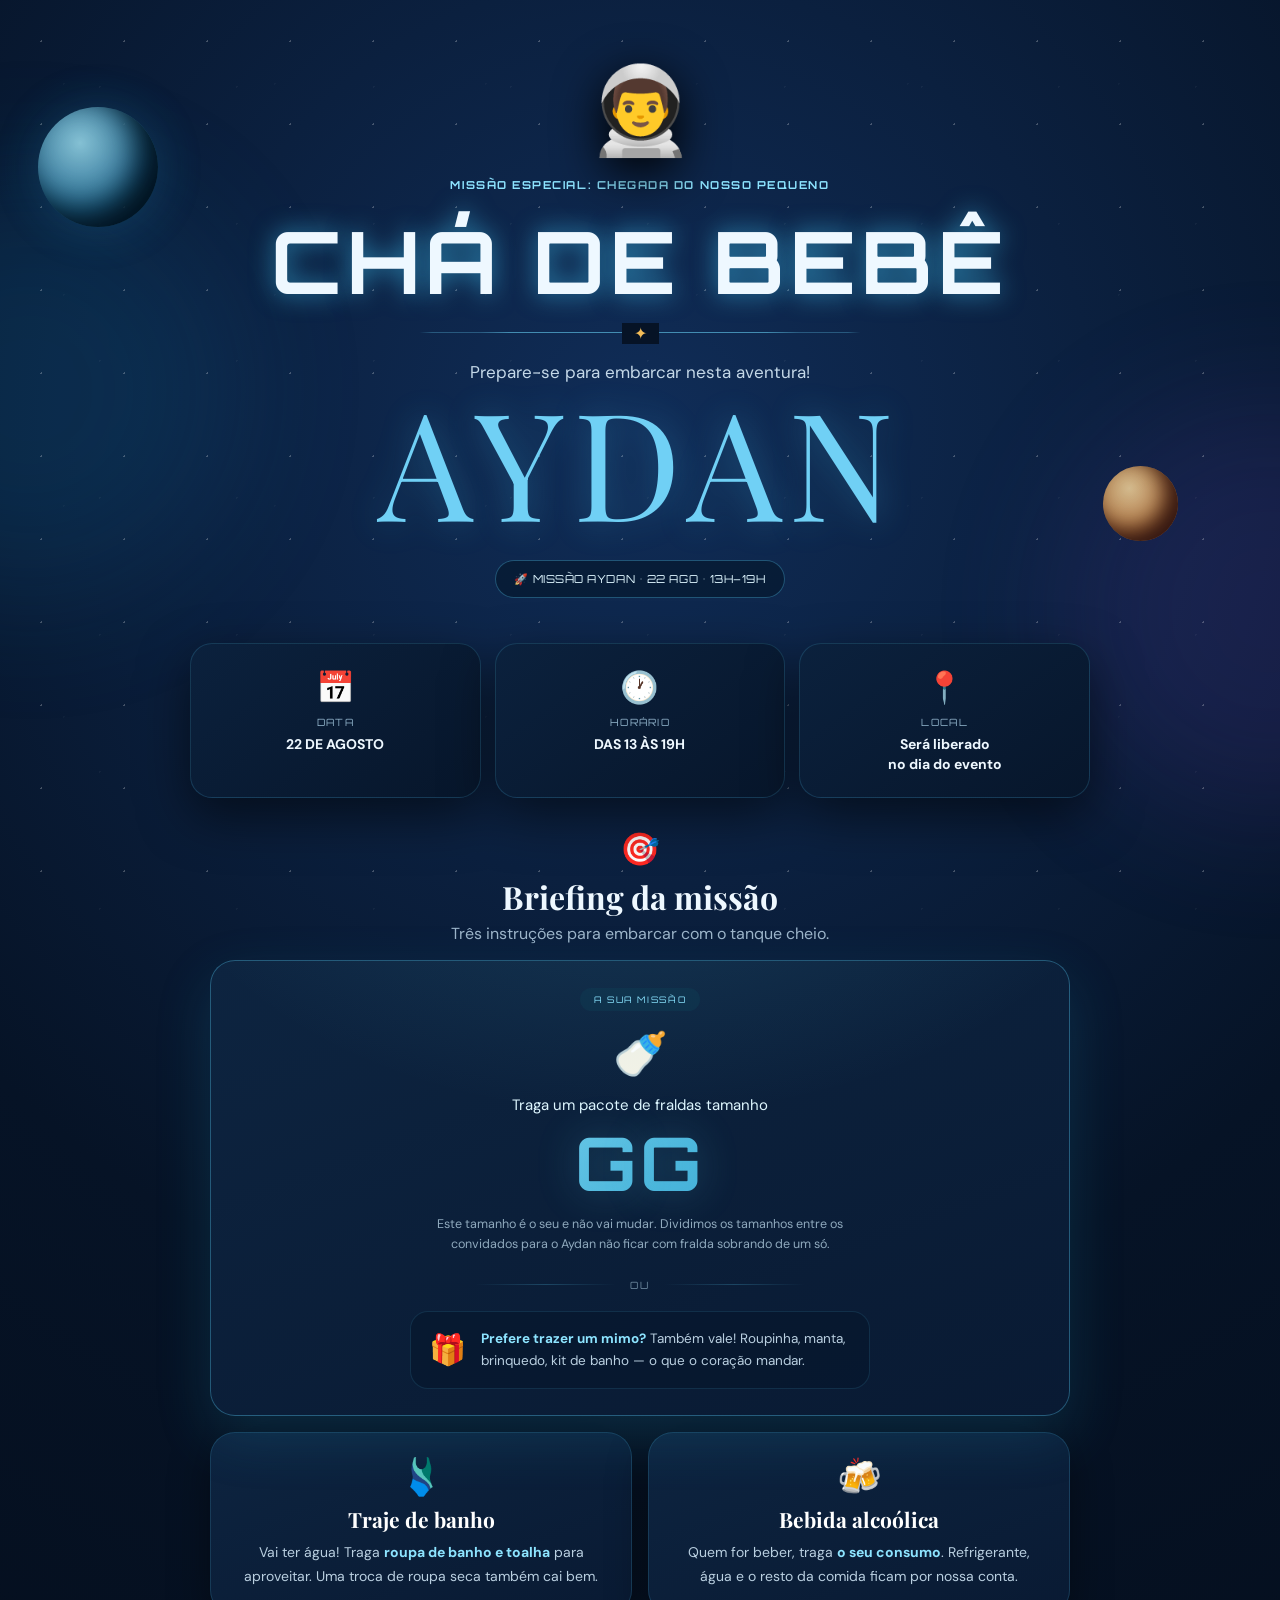
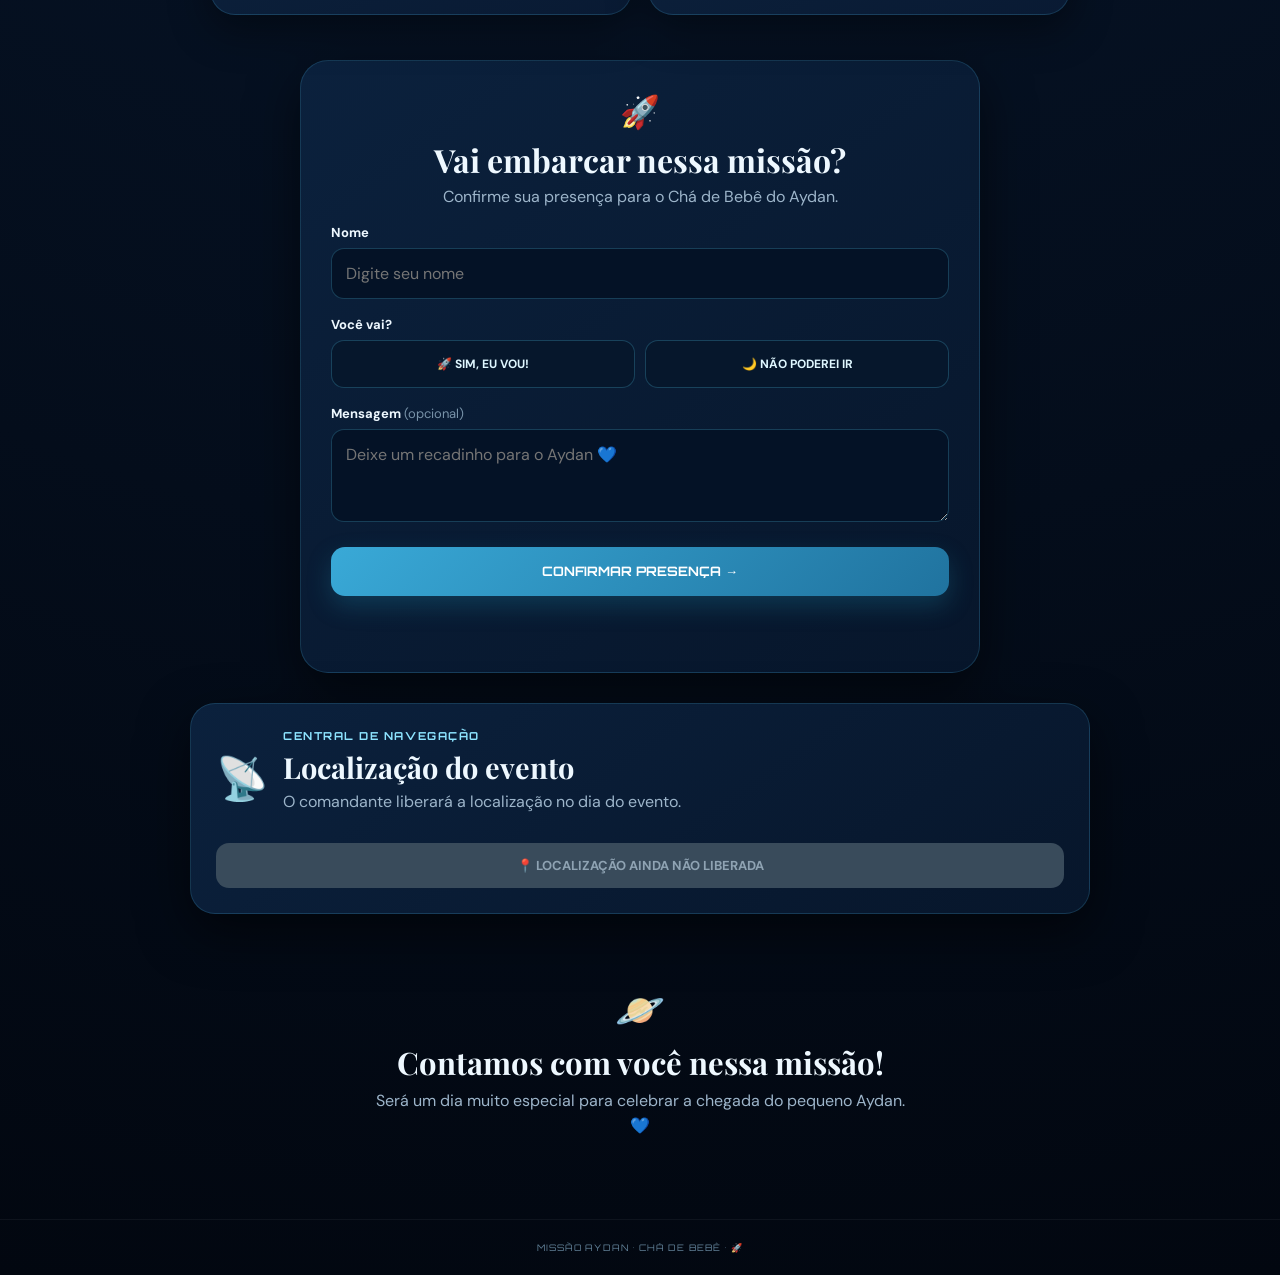
<file: index.html>
<!DOCTYPE html>
<html lang="pt-BR">
<head>
<meta charset="UTF-8">
<meta name="viewport" content="width=device-width,initial-scale=1">
<meta name="theme-color" content="#07152f">
<title>Chá de Bebê do Aydan 🚀</title>
<link rel="preconnect" href="https://fonts.googleapis.com">
<link rel="preconnect" href="https://fonts.gstatic.com" crossorigin>
<link href="https://fonts.googleapis.com/css2?family=DM+Sans:wght@400;500;600;700&family=Orbitron:wght@500;700&family=Playfair+Display:wght@600;700&display=swap" rel="stylesheet">
<link rel="stylesheet" href="styles.css">
</head>
<body>
<div class="stars"></div><div class="nebula n1"></div><div class="nebula n2"></div>

<header class="hero">
  <div class="planet planet-a"></div><div class="planet planet-b"></div>
  <div class="hero-inner">
    <div class="astronaut">👨‍🚀</div>
    <p class="eyebrow">MISSÃO ESPECIAL: CHEGADA DO NOSSO PEQUENO</p>
    <h1>CHÁ DE BEBÊ</h1>
    <div class="orbit-line"><span>✦</span></div>
    <p class="subtitle">Prepare-se para embarcar nesta aventura!</p>
    <div class="baby-name">AYDAN</div>
    <div class="mission-badge">🚀 MISSÃO AYDAN • 22 AGO • 13H–19H</div>
  </div>
</header>

<main>
<section class="info-section">
  <div class="info-card"><div class="info-icon">📅</div><small>DATA</small><strong>22 DE AGOSTO</strong></div>
  <div class="info-card"><div class="info-icon">🕐</div><small>HORÁRIO</small><strong>DAS 13 ÀS 19H</strong></div>
  <div class="info-card"><div class="info-icon">📍</div><small>LOCAL</small><strong id="infoLocal">Será liberado<br>no dia do evento</strong></div>
</section>

<section class="briefing">
  <div class="section-head">
    <div class="rocket">🎯</div>
    <h2>Briefing da missão</h2>
    <p>Três instruções para embarcar com o tanque cheio.</p>
  </div>

  <div class="mission-card diaper-card">
    <div class="mission-tag">A SUA MISSÃO</div>
    <div class="diaper-emoji">🍼</div>
    <p class="diaper-lead">Traga um pacote de fraldas tamanho</p>
    <div class="diaper-size" id="diaperSize">—</div>
    <p class="diaper-note" id="diaperNote">Este tamanho é o seu e não vai mudar. Dividimos os tamanhos entre os convidados para o Aydan não ficar com fralda sobrando de um só.</p>

    <div class="or-divider"><span>OU</span></div>

    <div class="gift-option">
      <div class="gift-emoji">🎁</div>
      <p><b>Prefere trazer um mimo?</b> Também vale! Roupinha, manta, brinquedo, kit de banho — o que o coração mandar.</p>
    </div>
  </div>

  <div class="mission-grid">
    <div class="mission-card">
      <div class="mission-icon">🩱</div>
      <h3>Traje de banho</h3>
      <p>Vai ter água! Traga <b>roupa de banho e toalha</b> para aproveitar. Uma troca de roupa seca também cai bem.</p>
    </div>
    <div class="mission-card">
      <div class="mission-icon">🍻</div>
      <h3>Bebida alcoólica</h3>
      <p>Quem for beber, traga <b>o seu consumo</b>. Refrigerante, água e o resto da comida ficam por nossa conta.</p>
    </div>
  </div>
</section>

<section class="panel" id="confirmar">
  <div class="section-head">
    <div class="rocket">🚀</div>
    <h2>Vai embarcar nessa missão?</h2>
    <p>Confirme sua presença para o Chá de Bebê do Aydan.</p>
  </div>

  <form id="rsvpForm">
    <label for="name">Nome</label>
    <input id="name" required placeholder="Digite seu nome">

    <label>Você vai?</label>
    <div class="choices">
      <label class="choice"><input type="radio" name="attending" value="sim" required><span>🚀 SIM, EU VOU!</span></label>
      <label class="choice"><input type="radio" name="attending" value="nao"><span>🌙 NÃO PODEREI IR</span></label>
    </div>

    <div id="guestsWrap">
      <label for="guests">Quantas pessoas irão?</label>
      <select id="guests">
        <option value="1">1 pessoa</option><option value="2">2 pessoas</option>
        <option value="3">3 pessoas</option><option value="4">4 pessoas</option>
        <option value="5">5 pessoas</option><option value="6">6 pessoas</option>
      </select>
    </div>

    <label for="message">Mensagem <span>(opcional)</span></label>
    <textarea id="message" rows="3" placeholder="Deixe um recadinho para o Aydan 💙"></textarea>

    <button id="submitBtn" type="submit">CONFIRMAR PRESENÇA <b>→</b></button>
    <p id="status"></p>
  </form>
</section>

<section class="location" id="localizacao">
  <div class="location-box">
    <div class="map-orbit">📡</div>
    <div>
      <div class="mini-label">CENTRAL DE NAVEGAÇÃO</div>
      <h2>Localização do evento</h2>
      <p id="locationText">O comandante liberará a localização no dia do evento.</p>
      <p id="locationAddress" class="location-address" hidden></p>
    </div>

    <div id="autoOpen" class="auto-open" hidden>
      <span id="autoOpenText"></span>
      <button type="button" id="autoOpenCancel" class="link-btn">cancelar</button>
    </div>

    <div class="location-actions" id="locationActions" hidden>
      <a id="mapButton" class="location-btn primary" href="#" target="_blank" rel="noopener">🗺️ VER LOCALIZAÇÃO NO MAPA</a>
    </div>

    <div id="locationLocked" class="location-btn disabled">📍 LOCALIZAÇÃO AINDA NÃO LIBERADA</div>
  </div>
</section>

<section class="final">
  <div class="planet-icon">🪐</div>
  <h2>Contamos com você nessa missão!</h2>
  <p>Será um dia muito especial para celebrar a chegada do pequeno Aydan. 💙</p>
</section>
</main>

<footer>MISSÃO AYDAN • CHÁ DE BEBÊ • 🚀</footer>
<script src="script.js"></script>
</body>
</html>
</file>
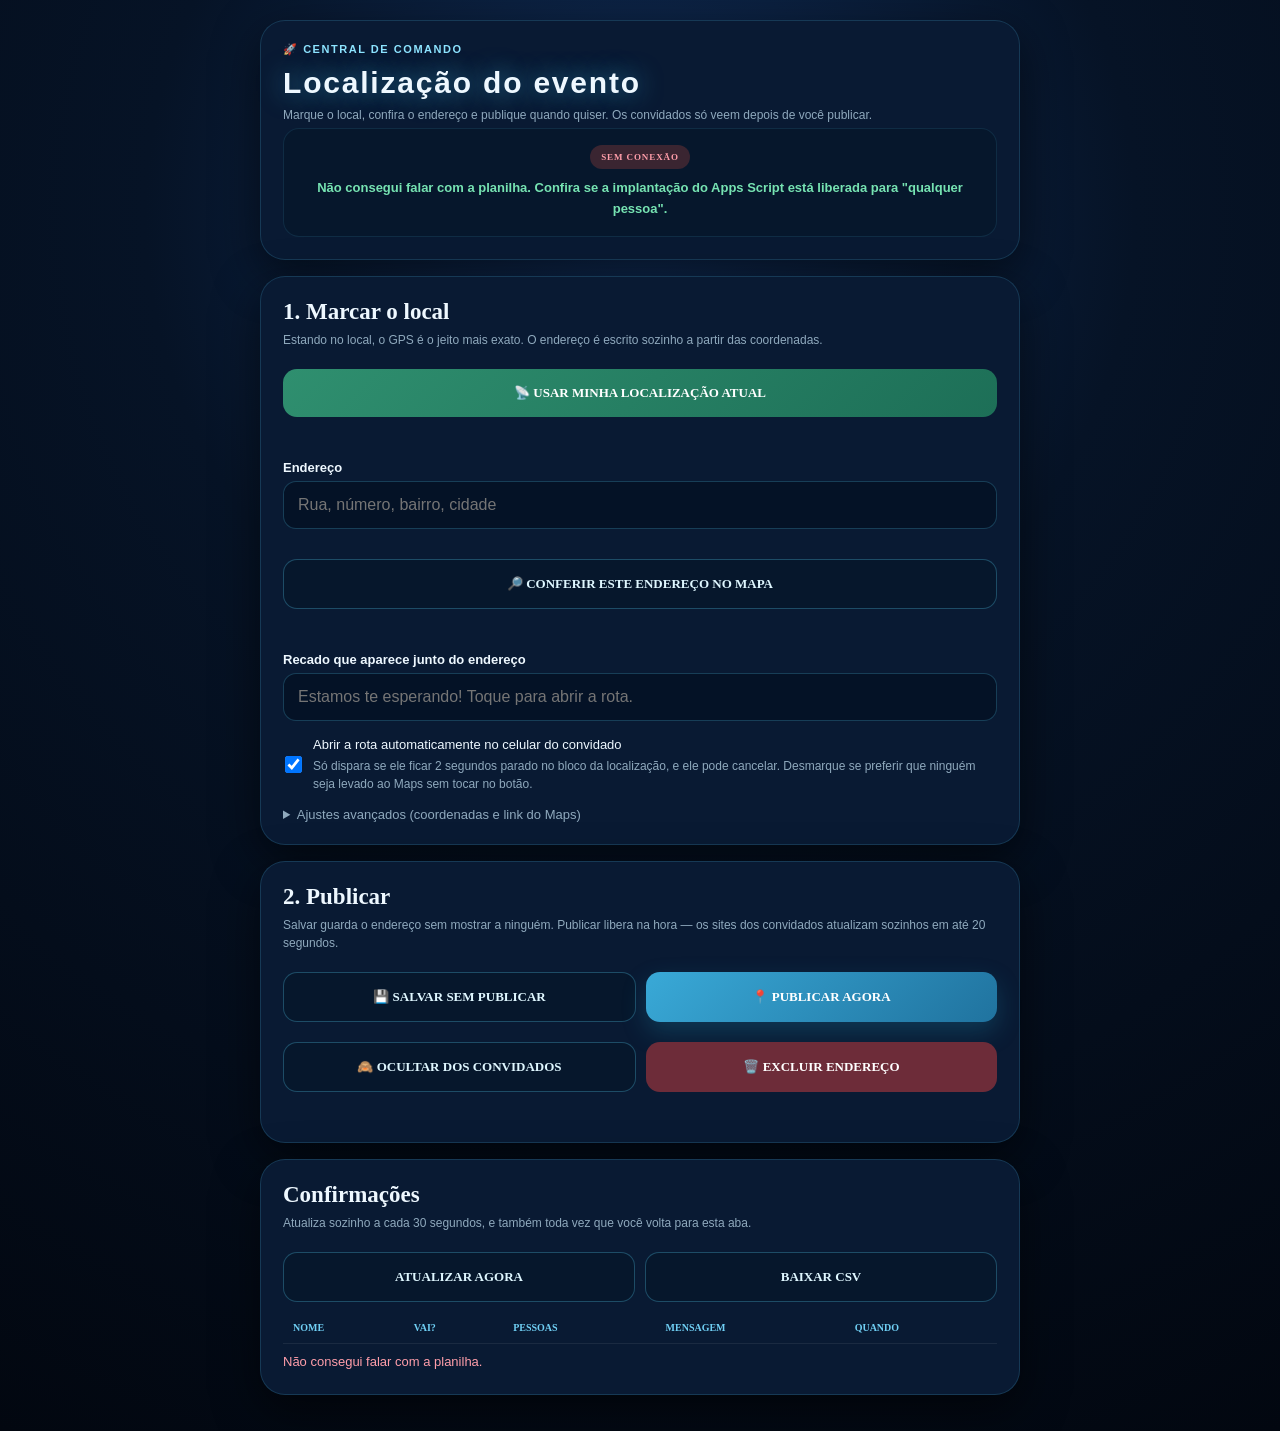
<file: admin.html>
<!DOCTYPE html>
<html lang="pt-BR">
<head>
<meta charset="UTF-8"><meta name="viewport" content="width=device-width,initial-scale=1">
<meta name="robots" content="noindex,nofollow">
<title>Painel — Missão Aydan</title>
<link rel="stylesheet" href="styles.css">
<style>
body{padding:20px}
.admin{max-width:760px;margin:auto}
.admin-card{background:#091a33;border:1px solid #4bb6dc33;border-radius:25px;padding:22px;margin-bottom:16px;box-shadow:0 15px 45px #0008}
.admin h1{font-size:30px;margin:10px 0 4px}
.admin h2{font-family:"Playfair Display",serif;font-size:23px;margin:0 0 4px}
.hint{color:#8fa9bd;font-size:12px;margin:6px 0 0;line-height:1.5}
.field{margin-top:15px}
.field label{display:block;font-weight:700;font-size:13px;margin-bottom:6px}
.row{display:flex;gap:10px;flex-wrap:wrap}.row>*{flex:1;min-width:150px}
.msg{min-height:20px;font-size:13px;color:#71e2b0;margin:8px 0 0;line-height:1.5}
.msg.err{color:#ff9eaa}.msg.wait{color:#8fa9bd}
button.ghost{background:#06172c;border:1px solid #4bb6dc55;box-shadow:none;color:#dff7ff}
button.gps{background:linear-gradient(135deg,#2f8f6f,#1d6f57);box-shadow:none}
button.danger{background:#6d2c39;box-shadow:none}
.switch{display:flex;align-items:center;gap:10px;margin-top:15px;font-size:13px;line-height:1.4}
.switch input{width:auto;flex:0 0 auto;transform:scale(1.3)}
.status{margin-top:4px;background:#06172c;border:1px solid #4bb6dc22;border-radius:16px;padding:16px;font-size:13px;line-height:1.6}
.status a{color:#8de4ff;word-break:break-all}
.tag{display:inline-block;font-family:Orbitron;font-size:9px;letter-spacing:.1em;padding:5px 11px;border-radius:99px;margin-bottom:9px}
.tag.on{background:#0d3b2c;color:#71e2b0}.tag.off{background:#3a2531;color:#ff9eaa}
.accuracy{display:inline-block;margin-top:8px;font-size:11px;font-family:Orbitron;letter-spacing:.08em;padding:5px 10px;border-radius:99px;background:#06172c;color:#8de4ff}
.stat{display:inline-block;padding:12px 16px;border-radius:14px;background:#06172c;margin:5px 5px 0 0;font-size:12px}
.stat b{font-size:22px;color:#70d0f5;display:block}
.table-wrap{overflow:auto;margin-top:10px}
table{width:100%;border-collapse:collapse;min-width:560px}
th,td{padding:10px;border-bottom:1px solid #ffffff12;text-align:left;font-size:13px}
th{color:#70d0f5;font-family:Orbitron;font-size:10px}
.yes{color:#71e2b0}.no{color:#ff9eaa}
details{margin-top:14px}summary{cursor:pointer;color:#8fa9bd;font-size:13px}
</style></head>
<body>
<div class="admin">

  <div class="admin-card" id="avisoVersao" hidden style="border-color:#ff9eaa66;background:#2a1520">
    <h2 style="color:#ff9eaa">⚠️ O código da planilha está desatualizado</h2>
    <p class="hint">Este painel precisa da versão 3 do backend. Na sua planilha, abra
    <b>Extensões → Apps Script</b>, apague o código antigo, cole o arquivo
    <b>google-apps-script.gs</b> novo, salve e faça
    <b>Implantar → Gerenciar implantações → lápis → Versão: Nova → Implantar</b>.
    Enquanto isso não for feito, salvar e publicar não vão funcionar.</p>
    <p class="hint" id="versaoDetectada"></p>
  </div>

  <div class="admin-card">
    <div class="mini-label">🚀 CENTRAL DE COMANDO</div>
    <h1>Localização do evento</h1>
    <p class="hint">Marque o local, confira o endereço e publique quando quiser. Os convidados só veem depois de você publicar.</p>
    <div class="status" id="status"><span class="tag off">CARREGANDO…</span><div>Consultando a planilha…</div></div>
  </div>

  <div class="admin-card">
    <h2>1. Marcar o local</h2>
    <p class="hint">Estando no local, o GPS é o jeito mais exato. O endereço é escrito sozinho a partir das coordenadas.</p>

    <button class="gps" onclick="pegarGps()">📡 USAR MINHA LOCALIZAÇÃO ATUAL</button>
    <p id="gpsMsg" class="msg"></p>

    <div class="field">
      <label for="endereco">Endereço</label>
      <input id="endereco" placeholder="Rua, número, bairro, cidade">
      <div class="row" style="margin-top:10px">
        <button class="ghost" onclick="buscarEndereco()">🔎 CONFERIR ESTE ENDEREÇO NO MAPA</button>
      </div>
      <p id="endMsg" class="msg"></p>
    </div>

    <div class="field">
      <label for="mensagem">Recado que aparece junto do endereço</label>
      <input id="mensagem" placeholder="Estamos te esperando! Toque para abrir a rota.">
    </div>

    <div class="switch">
      <input type="checkbox" id="abrirAutomatico" checked>
      <label for="abrirAutomatico" style="margin:0">Abrir a rota automaticamente no celular do convidado
      <span class="hint" style="display:block;margin-top:3px">Só dispara se ele ficar 2 segundos parado no bloco da localização, e ele pode cancelar. Desmarque se preferir que ninguém seja levado ao Maps sem tocar no botão.</span></label>
    </div>

    <details>
      <summary>Ajustes avançados (coordenadas e link do Maps)</summary>
      <div class="row">
        <div class="field"><label for="lat">Latitude</label><input id="lat" placeholder="-23.550520"></div>
        <div class="field"><label for="lng">Longitude</label><input id="lng" placeholder="-46.633308"></div>
      </div>
      <div class="field">
        <label for="link">Link do Maps ou coordenadas coladas</label>
        <input id="link" placeholder='https://maps.app.goo.gl/...  ou  23°39&apos;40.9"S 46°23&apos;48.3"W'>
        <p class="hint">Aceita link do Google Maps, coordenadas decimais (-23.661361, -46.396750) e o formato
        com graus, minutos e segundos — a conversão é feita aqui e os campos acima são preenchidos.</p>
      </div>
      <button class="ghost" onclick="enderecoDasCoordenadas()">🔎 BUSCAR O ENDEREÇO DESTAS COORDENADAS</button>
      <p id="coordMsg" class="msg"></p>
    </details>
  </div>

  <div class="admin-card">
    <h2>2. Publicar</h2>
    <p class="hint">Salvar guarda o endereço sem mostrar a ninguém. Publicar libera na hora — os sites dos convidados atualizam sozinhos em até 20 segundos.</p>
    <div class="row">
      <button class="ghost" onclick="salvar(false)">💾 SALVAR SEM PUBLICAR</button>
      <button onclick="salvar(true)">📍 PUBLICAR AGORA</button>
    </div>
    <div class="row" style="margin-top:0">
      <button class="ghost" onclick="ocultar()">🙈 OCULTAR DOS CONVIDADOS</button>
      <button class="danger" onclick="excluir()">🗑️ EXCLUIR ENDEREÇO</button>
    </div>
    <p id="acaoMsg" class="msg"></p>
  </div>

  <div class="admin-card">
    <h2>Confirmações</h2>
    <p class="hint">Atualiza sozinho a cada 30 segundos, e também toda vez que você volta para esta aba.</p>
    <div class="row">
      <button class="ghost" onclick="carregarLista()">ATUALIZAR AGORA</button>
      <button class="ghost" onclick="baixarCsv()">BAIXAR CSV</button>
    </div>
    <div id="stats"></div>
    <div class="table-wrap"><table>
      <thead><tr><th>NOME</th><th>VAI?</th><th>PESSOAS</th><th>MENSAGEM</th><th>QUANDO</th></tr></thead>
      <tbody id="tbody"></tbody>
    </table></div>
    <p id="listMsg" class="msg"></p>
  </div>
</div>

<script>
/* URL /exec do Google Apps Script */
const API_URL = "https://script.google.com/macros/s/AKfycbxLoO96uzau5hLFmKQmmaCrulP3N5sWPHTAdOWWxvtP7T9XXKA5sQEO8Bw2r1GASLwh/exec";

const el = id => document.getElementById(id);
let ultimaLista = [];

/* --------------------------- rede ---------------------------- */
async function chamar(payload){
  try{
    const r = await fetch(API_URL, {
      method:"POST",
      headers:{"Content-Type":"text/plain;charset=utf-8"},
      body: JSON.stringify(payload)
    });
    return await r.json();
  }catch(e){
    const qs = new URLSearchParams();
    Object.keys(payload).forEach(k => qs.append(k, payload[k] == null ? "" : payload[k]));
    const r = await fetch(API_URL + "?" + qs.toString());
    return await r.json();
  }
}

/* ---------------------------- GPS ---------------------------- */
/* Fica ouvindo o sensor por alguns segundos e guarda a leitura mais precisa. */
function pegarGps(){
  const m = el("gpsMsg");
  if(!navigator.geolocation){
    m.className="msg err"; m.textContent="Este navegador não dá acesso ao GPS. Digite o endereço abaixo.";
    return;
  }
  m.className="msg wait"; m.textContent="Procurando satélites… fique parado por alguns segundos.";

  let melhor = null;
  const id = navigator.geolocation.watchPosition(p => {
    if(!melhor || p.coords.accuracy < melhor.coords.accuracy) melhor = p;
    m.textContent = "Precisão atual: cerca de " + Math.round(melhor.coords.accuracy) + " m. Refinando…";
    if(melhor.coords.accuracy <= 10) finalizar();
  }, err => {
    navigator.geolocation.clearWatch(id);
    m.className="msg err";
    m.textContent = err.code === 1
      ? "Permissão de localização negada. Libere para este site nas configurações do navegador."
      : "Não consegui o sinal de GPS. Digite o endereço abaixo.";
  }, {enableHighAccuracy:true, timeout:20000, maximumAge:0});

  const prazo = setTimeout(finalizar, 12000);

  function finalizar(){
    clearTimeout(prazo);
    navigator.geolocation.clearWatch(id);
    if(!melhor){ m.className="msg err"; m.textContent="Não consegui o sinal de GPS. Digite o endereço abaixo."; return; }
    el("lat").value = melhor.coords.latitude.toFixed(7);
    el("lng").value = melhor.coords.longitude.toFixed(7);
    const precisao = Math.round(melhor.coords.accuracy);
    m.className="msg"; m.innerHTML = "Ponto marcado. <span class='accuracy'>PRECISÃO ~" + precisao + " M</span><br>Buscando o endereço deste ponto…";
    escreverEndereco(precisao);
  }
}

async function escreverEndereco(precisao){
  const m = el("gpsMsg");
  try{
    const d = await chamar({action:"traduzir", lat: el("lat").value, lng: el("lng").value});
    if(d.ok && d.endereco){
      el("endereco").value = d.endereco;
      m.className="msg";
      m.innerHTML = "Endereço encontrado. <span class='accuracy'>PRECISÃO ~" + precisao + " M</span><br>Confira se está certo e corrija se precisar — a rota usa as coordenadas, não o texto.";
    }else{
      m.className="msg err";
      m.textContent = (d.error || "O código da planilha está desatualizado — atualize o Apps Script.") +
        " As coordenadas do GPS já estão nos campos avançados; você pode escrever o endereço à mão.";
    }
  }catch(e){
    m.className="msg err";
    m.textContent = "Não consegui falar com a planilha para buscar o endereço. Verifique a conexão.";
  }
}

/* ------------------- endereço digitado ----------------------- */
async function buscarEndereco(){
  const m = el("endMsg");
  const texto = el("endereco").value.trim();
  if(texto.length < 4){ m.className="msg err"; m.textContent="Escreva rua, número e cidade."; return; }
  m.className="msg wait"; m.textContent="Procurando no mapa…";
  try{
    const d = await chamar({action:"traduzir", endereco: texto});
    if(d.ok && d.endereco){
      el("endereco").value = d.endereco;
      el("lat").value = d.lat;
      el("lng").value = d.lng;
      m.className="msg";
      m.textContent = d.exatidao === "ROOFTOP"
        ? "Encontrado no número exato. A rota vai levar direto à porta."
        : "Encontrado, mas de forma aproximada. Se puder, use o GPS no local para ficar exato.";
    }else{ m.className="msg err"; m.textContent = d.error || "O código da planilha está desatualizado — atualize o Apps Script."; }
  }catch(e){ m.className="msg err"; m.textContent="Não consegui falar com a planilha."; }
}

/* graus, minutos e segundos: 23°39'40.9"S 46°23'48.3"W */
const DMS = /(\d{1,3})\s*°\s*(\d{1,2})\s*['\u2019]\s*([\d.]+)\s*["\u201d]?\s*([NSEWnsewLOlo])/g;

function lerDms(texto){
  const achados = [...String(texto).matchAll(DMS)];
  if(achados.length < 2) return null;
  const valores = achados.slice(0,2).map(m => {
    const dec = parseInt(m[1],10) + parseInt(m[2],10)/60 + parseFloat(m[3])/3600;
    const dir = m[4].toUpperCase();
    return { valor: (dir === "S" || dir === "W" || dir === "O") ? -dec : dec, dir: dir };
  });
  const lat = valores.find(v => v.dir === "N" || v.dir === "S");
  const lng = valores.find(v => v.dir === "E" || v.dir === "W" || v.dir === "O");
  if(!lat || !lng) return null;
  return { lat: lat.valor.toFixed(6), lng: lng.valor.toFixed(6) };
}

/* coordenadas escondidas dentro de um link do Maps */
const PADROES = [
  /@(-?\d+\.\d+),\s*(-?\d+\.\d+)/,
  /!3d(-?\d+\.\d+)!4d(-?\d+\.\d+)/,
  /[?&](?:q|ll|sll|center|destination)=(-?\d+\.\d+),\s*(-?\d+\.\d+)/,
  /^\s*(-?\d+\.\d+)\s*,\s*(-?\d+\.\d+)\s*$/
];
el("link").addEventListener("input", () => {
  const v = el("link").value;
  const dms = lerDms(v);
  if(dms){
    el("lat").value = dms.lat;
    el("lng").value = dms.lng;
    el("coordMsg").className = "msg";
    el("coordMsg").textContent = "Convertido para " + dms.lat + ", " + dms.lng + ". Toque em buscar o endereço.";
    return;
  }
  for(const p of PADROES){
    const m = v.match(p);
    if(m){ el("lat").value = m[1]; el("lng").value = m[2]; return; }
  }
});

async function enderecoDasCoordenadas(){
  const m = el("coordMsg");
  if(!el("lat").value || !el("lng").value){
    m.className="msg err"; m.textContent="Preencha latitude e longitude, ou cole as coordenadas no campo acima."; return;
  }
  m.className="msg wait"; m.textContent="Procurando o endereço deste ponto…";
  try{
    const d = await chamar({action:"traduzir", lat: el("lat").value, lng: el("lng").value});
    if(d.ok && d.endereco){
      el("endereco").value = d.endereco;
      m.className="msg"; m.textContent="Endereço preenchido. Confira o texto e publique.";
    }else{
      m.className="msg err";
      m.textContent = d.error || "O código da planilha está desatualizado — atualize o Apps Script.";
    }
  }catch(e){ m.className="msg err"; m.textContent="Não consegui falar com a planilha."; }
}

/* ------------------------- ações ----------------------------- */
async function salvar(publicar){
  const m = el("acaoMsg"); m.className="msg wait";
  m.textContent = publicar ? "Publicando…" : "Salvando…";
  try{
    const d = await chamar({
      action:"save",
      endereco: el("endereco").value.trim(),
      lat: el("lat").value.trim(),
      lng: el("lng").value.trim(),
      link: el("link").value.trim(),
      mensagem: el("mensagem").value.trim(),
      publicar: publicar ? "SIM" : "NAO",
      abrirAutomatico: el("abrirAutomatico").checked ? "SIM" : "NAO"
    });
    if(d.ok && d.config){
      m.className="msg";
      m.textContent = publicar
        ? "Publicado. Os convidados já conseguem abrir a rota."
        : "Salvo. Ninguém está vendo ainda — clique em publicar quando quiser liberar.";
      aplicar(d);
    }else{
      m.className="msg err";
      m.textContent = d.error || "O código da planilha está desatualizado — atualize o Apps Script e crie uma nova versão da implantação.";
      checarVersao();
    }
  }catch(e){ m.className="msg err"; m.textContent="Não consegui falar com a planilha."; }
}

async function ocultar(){
  const m = el("acaoMsg"); m.className="msg wait"; m.textContent="Ocultando…";
  try{
    const d = await chamar({action:"hide"});
    if(d.ok){ m.className="msg"; m.textContent="Oculto. O endereço continua salvo aqui."; aplicar(d); }
    else{ m.className="msg err"; m.textContent=d.error; }
  }catch(e){ m.className="msg err"; m.textContent="Não consegui falar com a planilha."; }
}

async function excluir(){
  if(!confirm("Excluir o endereço salvo? Isso apaga o local da planilha e os convidados voltam a ver o aviso de espera.")) return;
  const m = el("acaoMsg"); m.className="msg wait"; m.textContent="Excluindo…";
  try{
    const d = await chamar({action:"delete"});
    if(d.ok){
      ["endereco","lat","lng","link","mensagem"].forEach(id => el(id).value = "");
      el("gpsMsg").textContent = ""; el("endMsg").textContent = "";
      m.className="msg"; m.textContent="Endereço excluído.";
      aplicar(d);
    }else{ m.className="msg err"; m.textContent=d.error; }
  }catch(e){ m.className="msg err"; m.textContent="Não consegui falar com a planilha."; }
}

/* ------------------------- status ---------------------------- */
function aplicar(d){
  const c = d.config || {};
  if(!el("endereco").value) el("endereco").value = c.LOCAL_ENDERECO || "";
  if(!el("lat").value) el("lat").value = c.LOCAL_LAT || "";
  if(!el("lng").value) el("lng").value = c.LOCAL_LNG || "";
  if(!el("link").value) el("link").value = c.LOCAL_LINK || "";
  if(!el("mensagem").value) el("mensagem").value = c.LOCAL_MENSAGEM || "";
  if(c.LOCAL_ABRIR_AUTOMATICO) el("abrirAutomatico").checked = c.LOCAL_ABRIR_AUTOMATICO.toUpperCase() !== "NAO";
  mostrarStatus(d.publicada, c);
}

function mostrarStatus(p, c){
  const box = el("status");
  if(p && p.liberado){
    box.innerHTML = '<span class="tag on">PUBLICADO — CONVIDADOS ESTÃO VENDO</span><div>' +
      (p.endereco ? "<b>"+esc(p.endereco)+"</b><br>" : "") +
      '<a href="'+esc(p.rota)+'" target="_blank" rel="noopener">testar a rota que eles recebem</a><br>' +
      "Abertura automática: " + (p.abrirAutomatico ? "ligada" : "desligada") +
      (p.atualizadoEm ? "<br>Atualizado em " + esc(p.atualizadoEm) : "") + "</div>";
  }else{
    const salvo = c && (c.LOCAL_ENDERECO || c.LOCAL_LAT || c.LOCAL_LINK);
    box.innerHTML = '<span class="tag off">NÃO PUBLICADO</span><div>' +
      (salvo ? "Há um endereço salvo aqui, mas ninguém está vendo:<br><b>"+esc(c.LOCAL_ENDERECO||"(sem texto)")+"</b>"
             : "Nenhum endereço salvo. Marque o local acima.") + "</div>";
  }
}

async function carregarStatus(){
  try{
    const d = await chamar({action:"status"});
    if(d.ok) aplicar(d);
    else el("status").innerHTML = '<span class="tag off">ERRO</span><div>'+esc(d.error)+'</div>';
  }catch(e){
    el("status").innerHTML = '<span class="tag off">SEM CONEXÃO</span><div>Não consegui falar com a planilha. Confira se a implantação do Apps Script está liberada para "qualquer pessoa".</div>';
  }
}

/* -------------------------- lista ---------------------------- */
async function carregarLista(){
  const m = el("listMsg"); m.className="msg wait"; m.textContent="Carregando…";
  try{
    const d = await chamar({action:"list"});
    if(!d.ok){
      m.className="msg err";
      m.textContent = /senha/i.test(d.error || "")
        ? "O código da planilha ainda é o antigo (ele pede senha para listar). Atualize o Apps Script e crie uma nova versão da implantação."
        : d.error;
      checarVersao();
      return;
    }
    ultimaLista = d.items || [];
    const sim = ultimaLista.filter(x=>x.attending==="sim");
    el("stats").innerHTML =
      '<span class="stat">Confirmados<b>'+sim.length+'</b></span>'+
      '<span class="stat">Não vão<b>'+(ultimaLista.length-sim.length)+'</b></span>'+
      '<span class="stat">Total de pessoas<b>'+sim.reduce((s,x)=>s+(Number(x.guests)||1),0)+'</b></span>';
    el("tbody").innerHTML = ultimaLista.map(x =>
      '<tr><td>'+esc(x.name)+'</td><td class="'+(x.attending==="sim"?"yes":"no")+'">'+
      (x.attending==="sim"?"SIM 🚀":"NÃO 🌙")+'</td><td>'+(x.guests||0)+'</td><td>'+
      esc(x.message||"")+'</td><td>'+esc(x.date||"")+'</td></tr>').join("");
    const hora = new Date().toLocaleTimeString("pt-BR",{hour:"2-digit",minute:"2-digit",second:"2-digit"});
    m.className="msg";
    m.textContent = ultimaLista.length
      ? "Última verificação às " + hora + " — " + ultimaLista.length + " resposta(s)."
      : "Ninguém respondeu ainda. (Verificado às " + hora + ".)";
  }catch(e){ m.className="msg err"; m.textContent="Não consegui falar com a planilha."; }
}

function baixarCsv(){
  if(!ultimaLista.length){ el("listMsg").className="msg err"; el("listMsg").textContent="Atualize a lista primeiro."; return; }
  const linhas = [["Nome","Resposta","Pessoas","Mensagem","Data"]].concat(
    ultimaLista.map(x=>[x.name, x.attending==="sim"?"SIM":"NAO", x.guests||0, x.message||"", x.date||""]));
  const csv = "\uFEFF" + linhas.map(l=>l.map(c=>'"'+String(c).replace(/"/g,'""')+'"').join(";")).join("\n");
  const a = document.createElement("a");
  a.href = URL.createObjectURL(new Blob([csv],{type:"text/csv"}));
  a.download = "convidados-aydan.csv";
  a.click();
}

function esc(s){return String(s==null?"":s).replace(/[&<>"']/g,m=>({"&":"&amp;","<":"&lt;",">":"&gt;",'"':"&quot;","'":"&#039;"}[m]))}

async function checarVersao(){
  try{
    const d = await chamar({action:"ping"});
    const antigo = !d || d.versao !== 3;
    el("avisoVersao").hidden = !antigo;
    if(antigo) el("versaoDetectada").textContent =
      "Versão detectada na planilha: " + ((d && d.versao) ? d.versao : "desconhecida") + ".";
  }catch(e){ /* o status já avisa sobre conexão */ }
}

checarVersao();
carregarStatus();
carregarLista();

setInterval(function(){ carregarLista(); carregarStatus(); }, 30000);
document.addEventListener("visibilitychange", function(){
  if(!document.hidden){ carregarLista(); carregarStatus(); }
});
</script>
</body></html>
</file>
<file: styles.css>
*{box-sizing:border-box}html{scroll-behavior:smooth}
:root{--bg:#030916;--panel:#091a33;--blue:#55c7f3;--cyan:#8de4ff;--gold:#f4bd58;--text:#eef8ff;--muted:#9db5ca}
body{margin:0;background:radial-gradient(circle at 50% 15%,#102d58 0,#061326 36%,#020710 100%);color:var(--text);font-family:"DM Sans",sans-serif;min-height:100vh;overflow-x:hidden}
.stars,.stars:before,.stars:after{position:fixed;inset:0;content:"";pointer-events:none;background-image:radial-gradient(#fff 1px,transparent 1px);background-size:83px 83px;opacity:.24;z-index:-2}
.stars:before{background-size:137px 137px;transform:translate(31px,18px);opacity:.18}.stars:after{background-size:211px 211px;transform:translate(-42px,-22px);opacity:.14}
.nebula{position:fixed;width:420px;height:420px;border-radius:50%;filter:blur(70px);opacity:.14;z-index:-3}.n1{background:#1688c4;left:-180px;top:180px}.n2{background:#784bd1;right:-200px;bottom:80px}
.hero{position:relative;min-height:650px;display:flex;align-items:center;justify-content:center;text-align:center;padding:55px 18px 70px;overflow:hidden}
.hero-inner{width:min(900px,100%);position:relative;z-index:2}
.astronaut{font-size:86px;filter:drop-shadow(0 12px 24px #000);animation:float 4s ease-in-out infinite}
@keyframes float{50%{transform:translateY(-13px) rotate(2deg)}}
.eyebrow,.mini-label{font-family:Orbitron,sans-serif;letter-spacing:.14em;color:var(--cyan);font-size:11px;font-weight:700}
h1{font-family:Orbitron,sans-serif;font-size:clamp(42px,9vw,86px);margin:15px 0 8px;letter-spacing:.06em;text-shadow:0 0 25px #3db9e6aa}
.orbit-line{width:min(450px,80%);height:20px;margin:0 auto;color:var(--gold);position:relative}.orbit-line:before{content:"";position:absolute;left:0;right:0;top:9px;border-top:1px solid #5dbfe3aa;border-radius:50%}.orbit-line span{background:#061326;padding:0 12px;position:relative}
.subtitle{font-size:17px;color:#c4d8e8;margin:18px 0 2px}.baby-name{font-family:"Playfair Display",serif;font-size:clamp(78px,15vw,150px);line-height:1;color:#70d0f5;letter-spacing:.06em;text-shadow:0 0 35px #45b9e655}
.mission-badge{display:inline-block;margin-top:25px;padding:11px 18px;border:1px solid #55c7f355;background:#071b32cc;border-radius:99px;font-family:Orbitron,sans-serif;font-size:11px;letter-spacing:.05em;color:#dff7ff}
.planet{position:absolute;border-radius:50%;opacity:.85}.planet-a{width:120px;height:120px;left:3%;top:16%;background:radial-gradient(circle at 35% 30%,#9bdef0,#27749c 60%,#12344c);box-shadow:inset -18px -15px 30px #00111c,0 0 50px #238ebd55}.planet-b{width:75px;height:75px;right:8%;bottom:19%;background:radial-gradient(circle at 35% 30%,#f6d59a,#c67c38 65%,#6b381f);box-shadow:inset -12px -10px 20px #3c1708}
.info-section{width:min(900px,calc(100% - 30px));margin:-25px auto 30px;display:grid;grid-template-columns:repeat(3,1fr);gap:14px;position:relative;z-index:3}
.info-card,.panel,.location-box{background:linear-gradient(145deg,#0b213d,#07162b);border:1px solid #4bb6dc33;box-shadow:0 18px 50px #0008}
.info-card{border-radius:22px;padding:23px 12px;text-align:center}.info-icon{font-size:31px;margin-bottom:8px}.info-card small{display:block;color:#8eb0c7;font-size:10px;letter-spacing:.13em;font-family:Orbitron}.info-card strong{display:block;margin-top:7px;font-size:14px;line-height:1.4}
.panel{width:min(680px,calc(100% - 30px));margin:0 auto 30px;border-radius:28px;padding:30px}.section-head{text-align:center}.rocket{font-size:32px}.section-head h2,.location h2,.final h2{font-family:"Playfair Display",serif;font-size:32px;margin:5px 0 5px}.section-head p,.location p,.final p{color:var(--muted);margin-top:0}
form label{display:block;font-weight:700;font-size:13px;margin:17px 0 7px}form label span{font-weight:400;color:#7893a9}
input,select,textarea{width:100%;padding:14px;border-radius:13px;border:1px solid #4bb6dc44;background:#041226;color:white;font:inherit;outline:none}input:focus,select:focus,textarea:focus{border-color:#55c7f3;box-shadow:0 0 0 3px #55c7f31a}
.choices{display:grid;grid-template-columns:1fr 1fr;gap:10px}.choice{margin:0;cursor:pointer}.choice input{position:absolute;opacity:0}.choice span{display:block;text-align:center;padding:15px 8px;border:1px solid #4bb6dc44;border-radius:13px;background:#06172c;color:#dff7ff;font-weight:700;font-size:12px}.choice input:checked+span{border-color:#55c7f3;background:#0b2a43;box-shadow:0 0 20px #55c7f31c}
button{width:100%;margin-top:20px;border:0;border-radius:14px;padding:16px;background:linear-gradient(135deg,#39a9d7,#20739f);color:#fff;font:700 13px Orbitron;cursor:pointer;box-shadow:0 10px 25px #1d8db044}button:disabled{opacity:.55}
#status{text-align:center;min-height:20px;color:#76e3b2;font-weight:600;font-size:13px}
.location{width:min(900px,calc(100% - 30px));margin:auto}.location-box{border-radius:25px;padding:25px;display:grid;grid-template-columns:auto 1fr;gap:15px;align-items:center}.map-orbit{font-size:42px}.location h2{font-size:29px}.location-btn{grid-column:1/-1;text-decoration:none;text-align:center;padding:14px;border-radius:13px;background:#173c5a;color:#fff;font-weight:700;font-size:13px}.location-btn.disabled{background:#394b5b;color:#8fa3b3;pointer-events:none}
.final{text-align:center;padding:70px 20px 80px}.planet-icon{font-size:40px}.final h2{font-size:31px}.final p{max-width:550px;margin:auto;line-height:1.6}footer{text-align:center;padding:22px;color:#63839a;border-top:1px solid #ffffff0d;font-family:Orbitron;font-size:9px;letter-spacing:.12em}
@media(max-width:650px){.hero{min-height:580px}.astronaut{font-size:70px}.planet-a{width:70px;height:70px}.planet-b{width:50px;height:50px}.info-section{grid-template-columns:1fr}.info-card{padding:18px}.panel{padding:22px}.choices{grid-template-columns:1fr}.location-box{grid-template-columns:auto 1fr}}
/* --- central de navegação: rota liberada --- */
.location-address{margin:6px 0 0;color:#dff7ff;font-weight:600;font-size:15px}
.location-actions{grid-column:1/-1;display:grid;gap:10px}
.location-actions-row{display:grid;grid-template-columns:1fr 1fr;gap:10px}
.location-btn.primary{background:linear-gradient(135deg,#39a9d7,#20739f);box-shadow:0 10px 25px #1d8db044}
.location-btn.small{font-size:12px;padding:12px;background:#0f2f49;border:1px solid #4bb6dc44}
.location-btn:focus-visible,button:focus-visible,.link-btn:focus-visible{outline:2px solid #8de4ff;outline-offset:3px}
.auto-open{grid-column:1/-1;display:flex;align-items:center;justify-content:space-between;gap:10px;background:#06172c;border:1px solid #4bb6dc33;border-radius:13px;padding:12px 15px;font-size:13px;color:#8de4ff;font-weight:600}
.link-btn{background:none;border:0;margin:0;padding:0;width:auto;color:#9db5ca;font:inherit;text-decoration:underline;cursor:pointer;box-shadow:none}
@media(max-width:650px){.location-actions-row{grid-template-columns:1fr}}
/* respeita quem pede menos movimento, mas sem matar o tema espacial:
   só o que fica balançando de verdade é parado */
@media(prefers-reduced-motion:reduce){.diaper-emoji{animation:none}}

/* o atributo hidden precisa vencer o display dos blocos acima */
[hidden]{display:none!important}

/* --- briefing da missão: fraldas, traje de banho e bebidas --- */
.briefing{max-width:900px;margin:0 auto 45px;padding:0 20px}
.mission-card{background:linear-gradient(160deg,#0d2440,#091a33);border:1px solid #4bb6dc33;border-radius:25px;padding:26px;text-align:center;box-shadow:0 15px 40px #0006}
.mission-grid{display:grid;grid-template-columns:1fr 1fr;gap:16px;margin-top:16px}
.mission-card h3{font-family:"Playfair Display",serif;font-size:21px;margin:10px 0 8px;color:#fff}
.mission-card p{color:#b9cfe0;font-size:14px;line-height:1.65;margin:0}
.mission-card b{color:#8de4ff}
.mission-icon{font-size:36px;line-height:1}
.mission-tag{display:inline-block;font-family:Orbitron;font-size:9px;letter-spacing:.18em;padding:6px 14px;border-radius:99px;background:#0b2a43;color:#8de4ff;margin-bottom:14px}

.diaper-card{position:relative;overflow:hidden;border-color:#4bb6dc66;box-shadow:0 20px 55px #1d8db033}
.diaper-card::after{content:"";position:absolute;inset:-40% -10% auto;height:75%;background:radial-gradient(ellipse at top,#4bb6dc2e,transparent 70%);pointer-events:none}
.diaper-emoji{font-size:44px;animation:float 4s ease-in-out infinite}
.diaper-lead{font-size:15px!important;color:#dff7ff!important;margin-top:10px!important}
.diaper-size{font-family:Orbitron;font-weight:700;font-size:74px;line-height:1.05;letter-spacing:.06em;margin:6px 0 12px;
  background:linear-gradient(135deg,#a8ecff,#4bb6dc 55%,#2f8fc7);-webkit-background-clip:text;background-clip:text;
  -webkit-text-fill-color:transparent;color:#8de4ff;text-shadow:0 0 42px #4bb6dc55}
.diaper-note{font-size:12.5px!important;color:#8fa9bd!important;max-width:430px;margin:0 auto!important}
@keyframes float{0%,100%{transform:translateY(0)}50%{transform:translateY(-9px)}}
@media(max-width:650px){
  .mission-grid{grid-template-columns:1fr}
  .diaper-size{font-size:60px}
  .mission-card{padding:22px}
}

/* --- opção fralda ou mimo --- */
.or-divider{display:flex;align-items:center;gap:14px;margin:24px auto 20px;max-width:330px;color:#6f8ba1}
.or-divider::before,.or-divider::after{content:"";flex:1;height:1px;background:linear-gradient(90deg,transparent,#4bb6dc44,transparent)}
.or-divider span{font-family:Orbitron;font-size:10px;letter-spacing:.22em}
.gift-option{display:flex;align-items:center;gap:15px;text-align:left;background:#06172c99;border:1px solid #4bb6dc26;border-radius:18px;padding:16px 18px;max-width:460px;margin:0 auto}
.gift-emoji{font-size:30px;line-height:1;flex:0 0 auto}
.gift-option p{font-size:13.5px!important;color:#b9cfe0!important}
@media(max-width:650px){.gift-option{padding:14px}.gift-option p{font-size:13px!important}}
</file>
